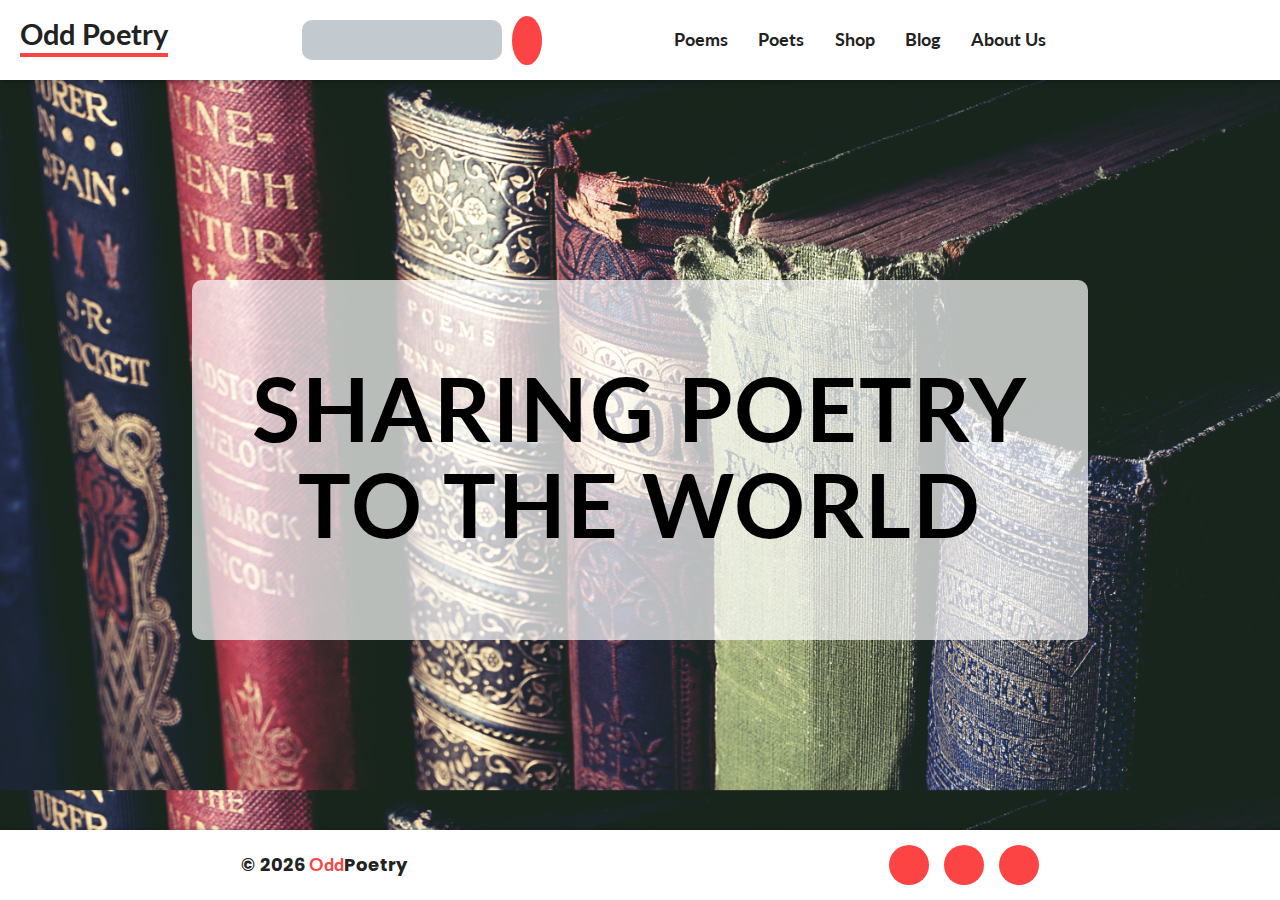
<file: about/about.html>
<!DOCTYPE html>
<html lang="en">
  <head>
    <meta charset="UTF-8" />
    <meta http-equiv="X-UA-Compatible" content="IE=edge" />
    <meta name="viewport" content="width=device-width, initial-scale=1.0" />
    <title>Odd Poetry | About</title>
    <link
      rel="stylesheet"
      href="https://use.fontawesome.com/releases/v5.15.4/css/all.css"
      integrity="sha384-DyZ88mC6Up2uqS4h/KRgHuoeGwBcD4Ng9SiP4dIRy0EXTlnuz47vAwmeGwVChigm"
      crossorigin="anonymous"
    />
    <link rel="stylesheet" href="../css/style.css" />
  </head>
  <body>
    <nav>
      <header>
        <a href="../index.html"><h2>Odd Poetry</h2></a>
        <div class="underline"></div>
      </header>

      <div class="nav-inner">
        <div class="search">
          <input type="text" name="search" id="search" />
          <i class="fas fa-search"></i>
        </div>

        <ul>
          <li><a href="../poems/poems.html">Poems</a></li>
          <li><a href="../poets/poets.html">Poets</a></li>
          <li><a href="../shop/shop.html">Shop</a></li>
          <li><a href="../blog/blog.html">Blog</a></li>
          <li><a href="./about.html">About Us</a></li>
        </ul>
      </div>

      <div class="toggle-btns">
        <a onclick="toggleLinks()" class="toggleLinks">
          <i class="toggle fas fa-bars"></i>
        </a>
      </div>
    </nav>
    <!-- ---------- BANNER ---------- -->
    <div class="about-container">
      <section class="banner-container">
        <div class="banner">
          <h1 class="banner-title">Sharing poetry to the world</h1>
          <!-- <a href="#products" class="banner-btn">shop now</a> -->
        </div>
      </section>
    </div>
    <!-- ---------- END OF BANNER ---------- -->
    <!-- ---------- SEARCH ---------- -->
    <div class="search-overlay">
      <div class="search-container">
        <div class="search-box">
          <div class="close-search">
            <i class="fas fa-window-close"></i>
          </div>
          <p class="search-header">Results</p>
          <div class="search-content"></div>
        </div>
      </div>
    </div>
    <!-- ---------- END OF SEARCH ---------- -->

    <footer></footer>

    <script src="../js/shop.js"></script>
    <script src="../js/app.js"></script>
    <script src="../js/search.js"></script>
    <script src="../js/main.js"></script>
  </body>
</html>
</file>
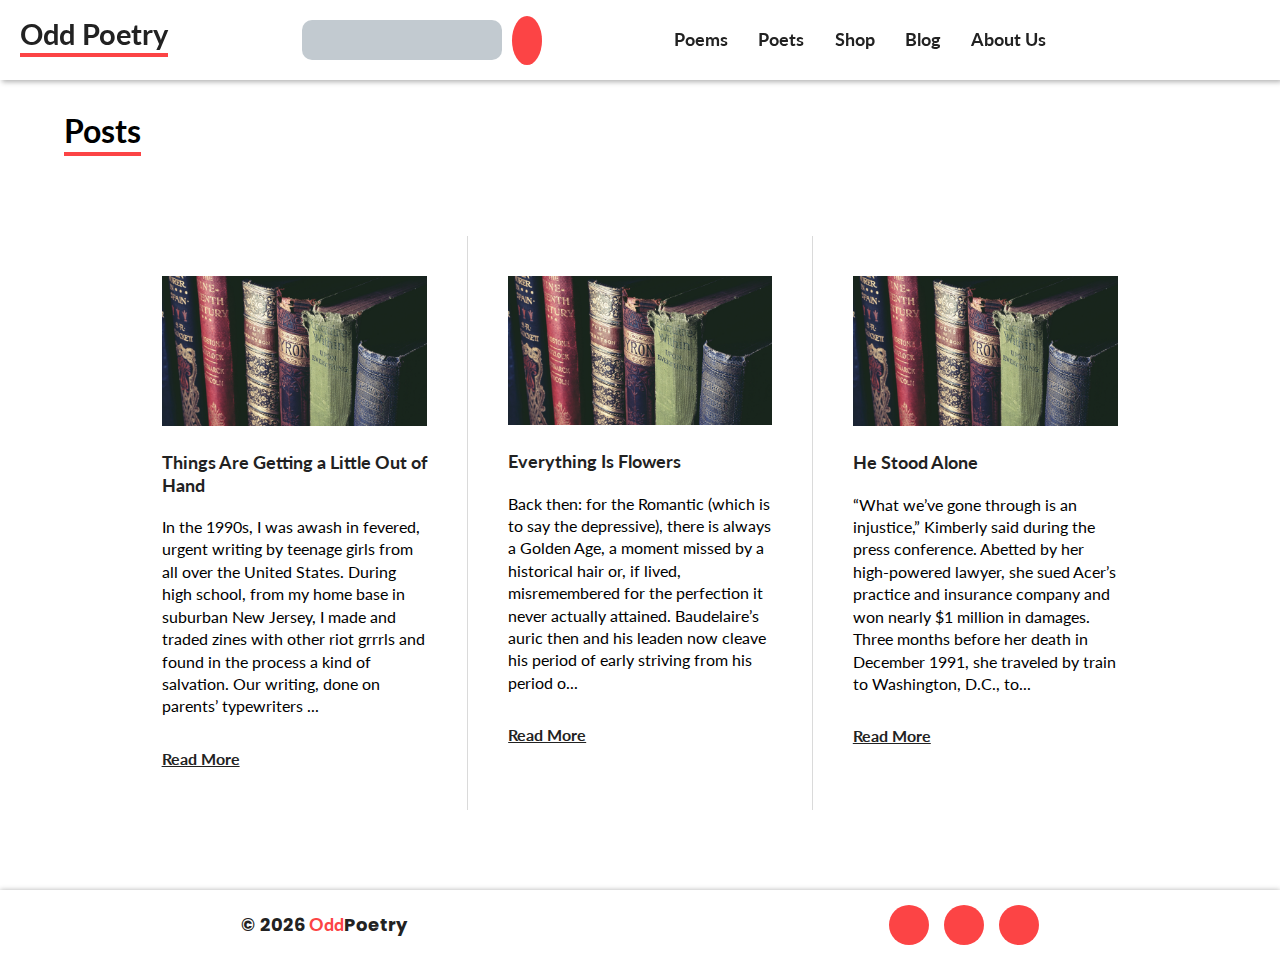
<file: blog/blog.html>
<!DOCTYPE html>
<html lang="en">
  <head>
    <meta charset="UTF-8" />
    <meta http-equiv="X-UA-Compatible" content="IE=edge" />
    <meta name="viewport" content="width=device-width, initial-scale=1.0" />
    <title>Odd Poetry | Blog</title>
    <link
      rel="stylesheet"
      href="https://use.fontawesome.com/releases/v5.15.4/css/all.css"
      integrity="sha384-DyZ88mC6Up2uqS4h/KRgHuoeGwBcD4Ng9SiP4dIRy0EXTlnuz47vAwmeGwVChigm"
      crossorigin="anonymous"
    />
    <link rel="stylesheet" href="../css/style.css" />
  </head>
  <body>
    <nav>
      <header>
        <a href="../index.html"><h2>Odd Poetry</h2></a>
        <div class="underline"></div>
      </header>

      <div class="nav-inner">
        <div class="search">
          <input type="text" name="search" id="search" />
          <i class="fas fa-search"></i>
        </div>

        <ul>
          <li><a href="../poems/poems.html">Poems</a></li>
          <li><a href="../poets/poets.html">Poets</a></li>
          <li><a href="../shop/shop.html">Shop</a></li>
          <li><a href="./blog.html">Blog</a></li>
          <li><a href="../about/about.html">About Us</a></li>
        </ul>
      </div>

      <div class="toggle-btns">
        <a onclick="toggleLinks()" class="toggleLinks">
          <i class="toggle fas fa-bars"></i>
        </a>
      </div>
    </nav>

    <div class="container">
      <h2 class="page-header">Posts</h2>
      <div class="blog-list"></div>
    </div>

    <!-- ---------- SEARCH ---------- -->
    <div class="search-overlay">
      <div class="search-container">
        <div class="search-box">
          <div class="close-search">
            <i class="fas fa-window-close"></i>
          </div>
          <p class="search-header">Results</p>
          <div class="search-content"></div>
        </div>
      </div>
    </div>
    <!-- ---------- END OF SEARCH ---------- -->

    <footer></footer>

    <script src="../js/shop.js"></script>
    <script src="../js/app.js"></script>
    <script src="../js/search.js"></script>
    <script src="../js/main.js"></script>
  </body>
</html>
</file>
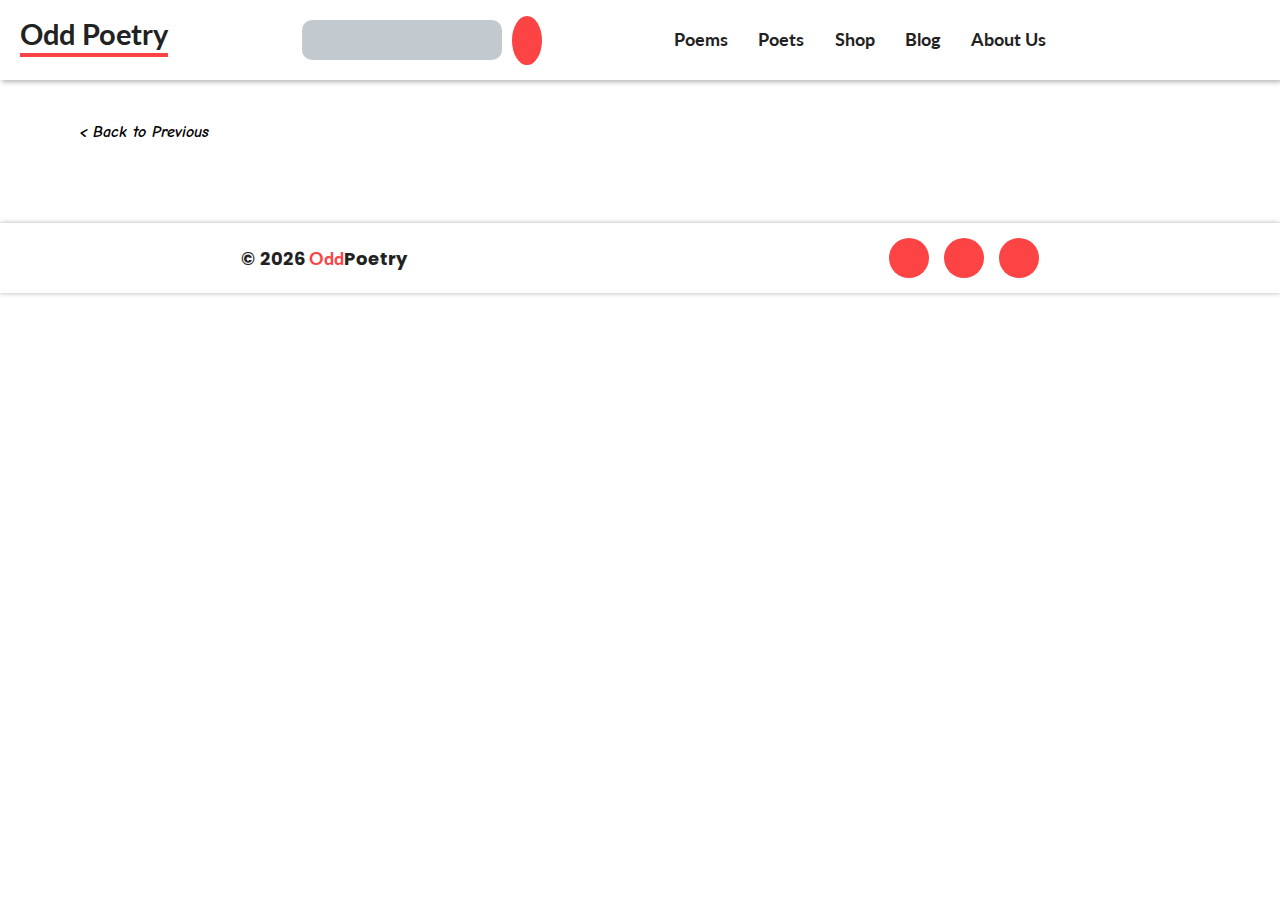
<file: blog/singleblog.html>
<!DOCTYPE html>
<html lang="en">
  <head>
    <meta charset="UTF-8" />
    <meta http-equiv="X-UA-Compatible" content="IE=edge" />
    <meta name="viewport" content="width=device-width, initial-scale=1.0" />
    <title class="blog-title"></title>
    <link
      rel="stylesheet"
      href="https://use.fontawesome.com/releases/v5.15.4/css/all.css"
      integrity="sha384-DyZ88mC6Up2uqS4h/KRgHuoeGwBcD4Ng9SiP4dIRy0EXTlnuz47vAwmeGwVChigm"
      crossorigin="anonymous"
    />
    <link rel="stylesheet" href="../css/style.css" />
  </head>
  <body>
    <nav>
      <header>
        <a href="../index.html"><h2>Odd Poetry</h2></a>
        <div class="underline"></div>
      </header>

      <div class="nav-inner">
        <div class="search">
          <input type="text" name="search" id="search" />
          <i class="fas fa-search"></i>
        </div>

        <ul>
          <li><a href="../poems/poems.html">Poems</a></li>
          <li><a href="../poets/poets.html">Poets</a></li>
          <li><a href="../shop/shop.html">Shop</a></li>
          <li><a href="./blog/blog.html">Blog</a></li>
          <li><a href="../about/about.html">About Us</a></li>
        </ul>
      </div>

      <div class="toggle-btns">
        <a onclick="toggleLinks()" class="toggleLinks">
          <i class="toggle fas fa-bars"></i>
        </a>
      </div>
    </nav>

    <span class="prev">< Back to Previous</span>
    <section class="blog-container"></section>

    <!-- ---------- SEARCH ---------- -->
    <div class="search-overlay">
      <div class="search-container">
        <div class="search-box">
          <div class="close-search">
            <i class="fas fa-window-close"></i>
          </div>
          <p class="search-header">Results</p>
          <div class="search-content"></div>
        </div>
      </div>
    </div>
    <!-- ---------- END OF SEARCH ---------- -->

    <footer></footer>

    <script src="../js/shop.js"></script>
    <script src="../js/app.js"></script>
    <script src="../js/search.js"></script>
    <script src="../js/main.js"></script>
  </body>
</html>
</file>
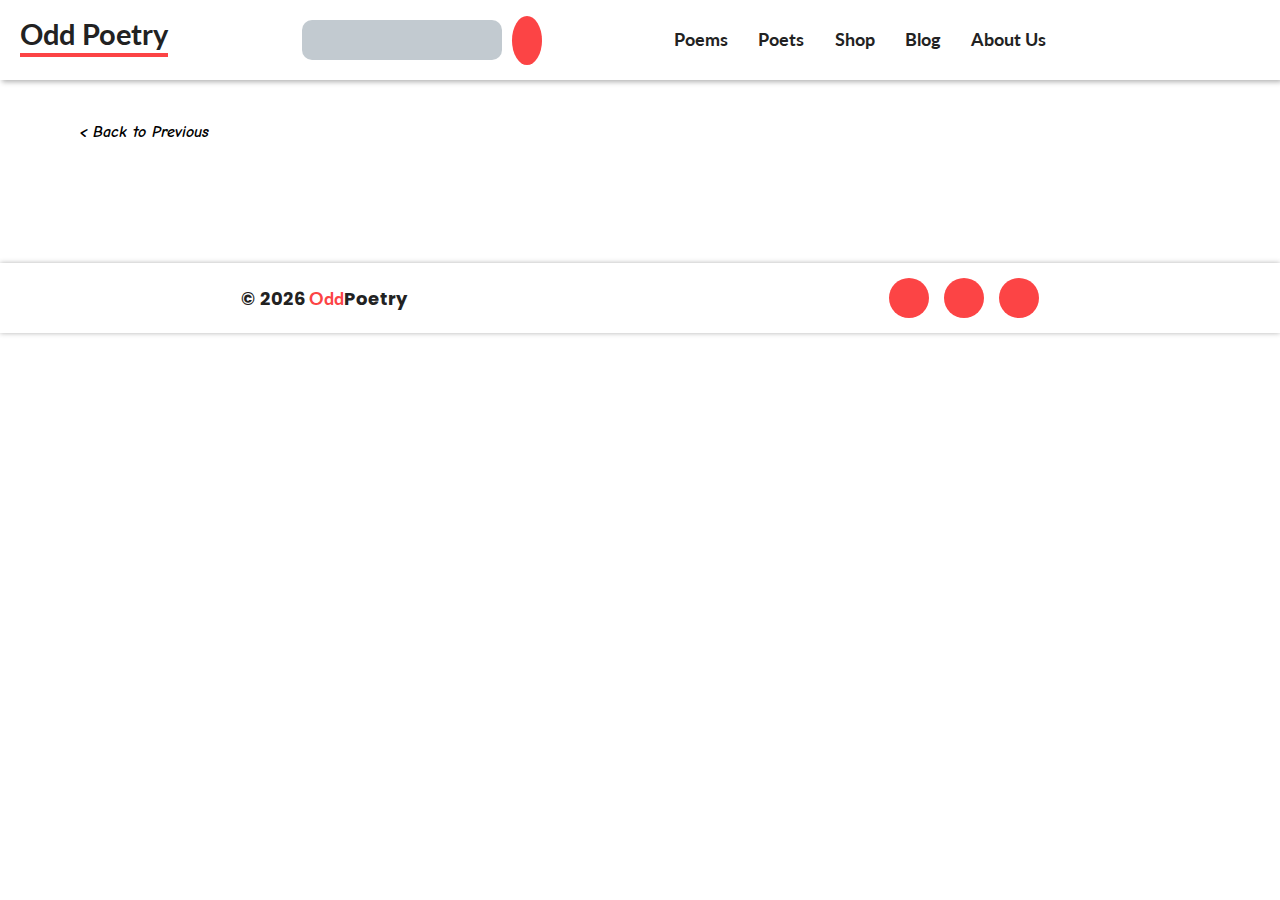
<file: poems/poem.html>
<!DOCTYPE html>
<html lang="en">
  <head>
    <meta charset="UTF-8" />
    <meta http-equiv="X-UA-Compatible" content="IE=edge" />
    <meta name="viewport" content="width=device-width, initial-scale=1.0" />
    <title class="poem-title">Odd Poetry |</title>
    <link
      rel="stylesheet"
      href="https://use.fontawesome.com/releases/v5.15.4/css/all.css"
      integrity="sha384-DyZ88mC6Up2uqS4h/KRgHuoeGwBcD4Ng9SiP4dIRy0EXTlnuz47vAwmeGwVChigm"
      crossorigin="anonymous"
    />
    <link rel="stylesheet" href="../css/style.css" />
  </head>
  <body>
    <nav>
      <header>
        <a href="../index.html"><h2>Odd Poetry</h2></a>
        <div class="underline"></div>
      </header>

      <div class="nav-inner">
        <div class="search">
          <input type="text" name="search" id="search" />
          <i class="fas fa-search"></i>
        </div>

        <ul>
          <li><a href="./poems.html">Poems</a></li>
          <li><a href="../poets/poets.html">Poets</a></li>
          <li><a href="../shop/shop.html">Shop</a></li>
          <li><a href="../blog/blog.html">Blog</a></li>
          <li><a href="../about/about.html">About Us</a></li>
        </ul>
      </div>

      <div class="toggle-btns">
        <a onclick="toggleLinks()" class="toggleLinks">
          <i class="toggle fas fa-bars"></i>
        </a>
      </div>
    </nav>

    <span class="prev">< Back to Previous</span>
    <section class="poem-container"></section>

    <!-- ---------- SEARCH ---------- -->
    <div class="search-overlay">
      <div class="search-container">
        <div class="search-box">
          <div class="close-search">
            <i class="fas fa-window-close"></i>
          </div>
          <p class="search-header">Results</p>
          <div class="search-content"></div>
        </div>
      </div>
    </div>
    <!-- ---------- END OF SEARCH ---------- -->

    <footer></footer>

    <script src="../js/shop.js"></script>
    <script src="../js/app.js"></script>
    <script src="../js/search.js"></script>
    <script src="../js/main.js"></script>
  </body>
</html>
</file>
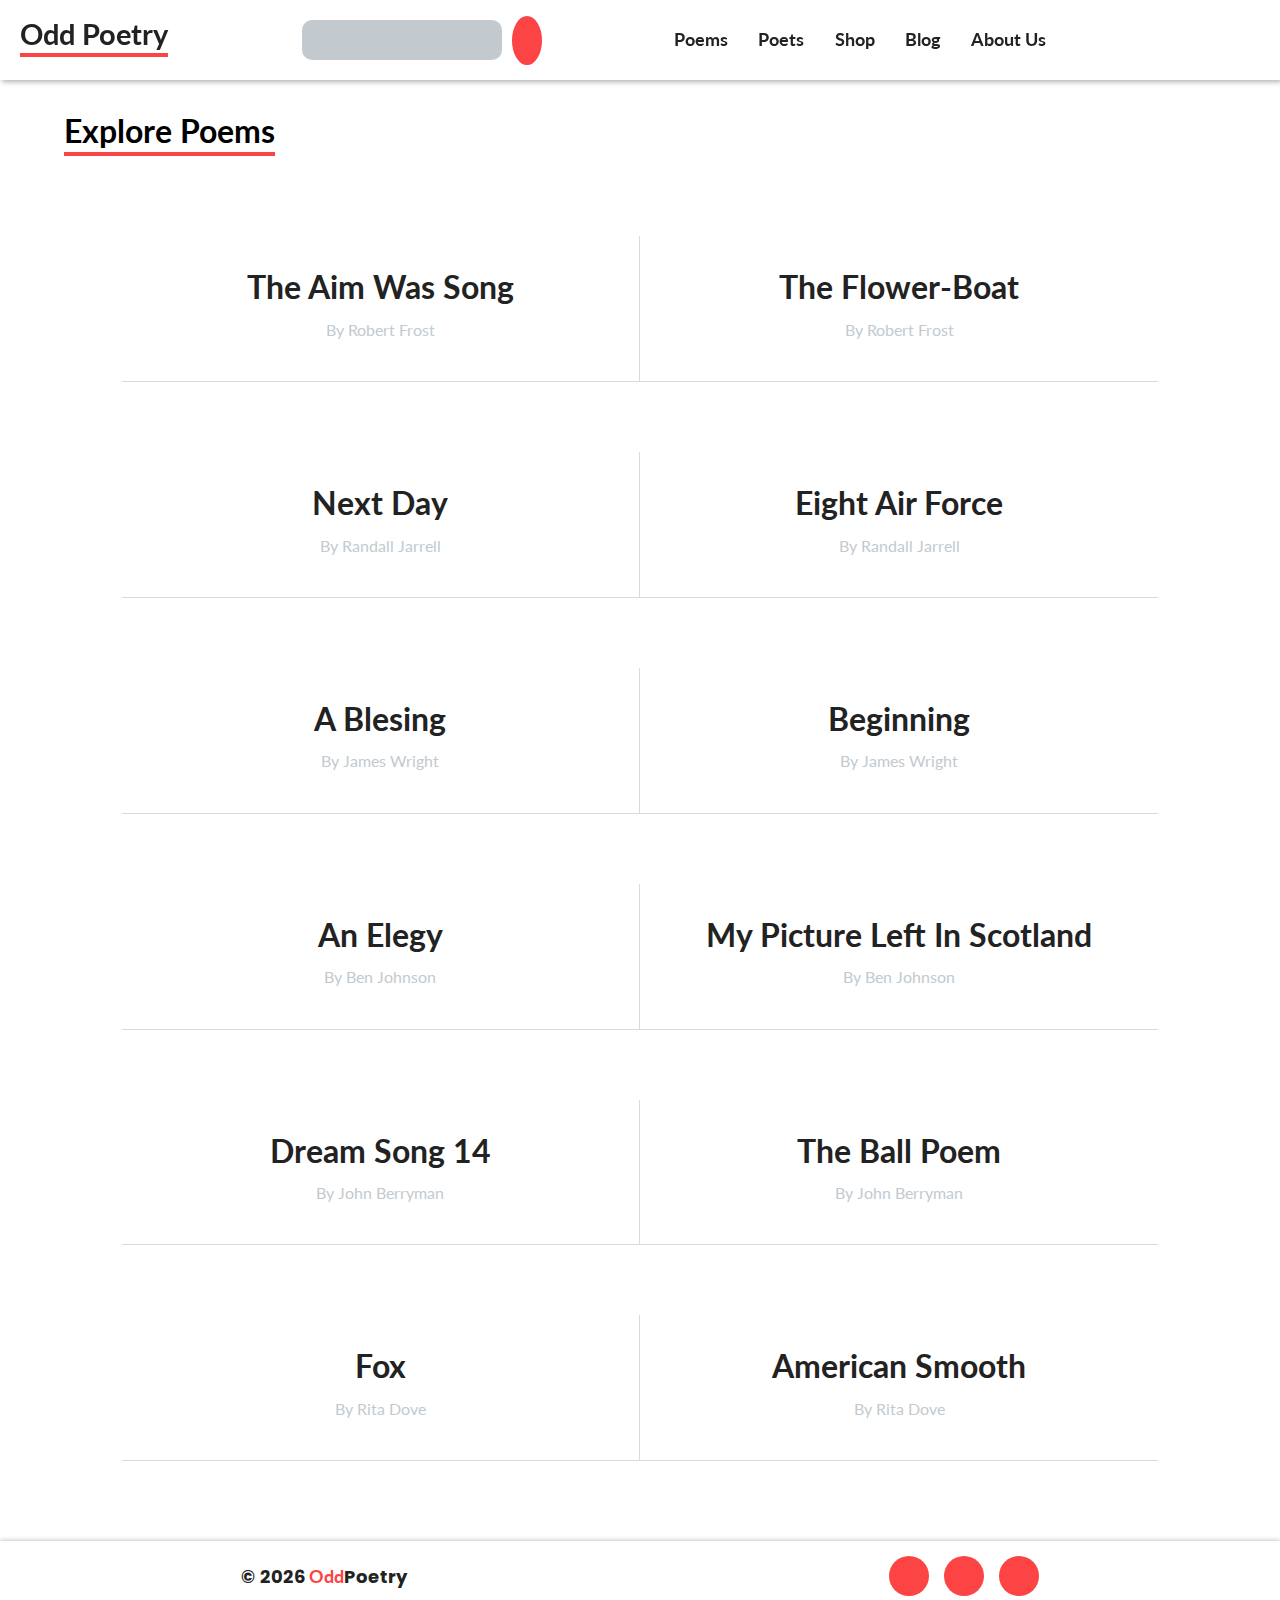
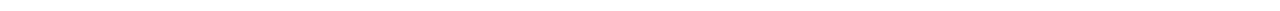
<file: poems/poems.html>
<!DOCTYPE html>
<html lang="en">
  <head>
    <meta charset="UTF-8" />
    <meta http-equiv="X-UA-Compatible" content="IE=edge" />
    <meta name="viewport" content="width=device-width, initial-scale=1.0" />
    <title>Odd Poetry | Poems</title>
    <link
      rel="stylesheet"
      href="https://use.fontawesome.com/releases/v5.15.4/css/all.css"
      integrity="sha384-DyZ88mC6Up2uqS4h/KRgHuoeGwBcD4Ng9SiP4dIRy0EXTlnuz47vAwmeGwVChigm"
      crossorigin="anonymous"
    />
    <link rel="stylesheet" href="../css/style.css" />
  </head>
  <body>
    <nav>
      <header>
        <a href="../index.html"><h2>Odd Poetry</h2></a>
        <div class="underline"></div>
      </header>

      <div class="nav-inner">
        <div class="search">
          <input type="text" name="search" id="search" />
          <i class="fas fa-search"></i>
        </div>

        <ul>
          <li><a href="./poems.html">Poems</a></li>
          <li><a href="../poets/poets.html">Poets</a></li>
          <li><a href="../shop/shop.html">Shop</a></li>
          <li><a href="../blog/blog.html">Blog</a></li>
          <li><a href="../about/about.html">About Us</a></li>
        </ul>
      </div>

      <div class="toggle-btns">
        <a onclick="toggleLinks()" class="toggleLinks">
          <i class="toggle fas fa-bars"></i>
        </a>
      </div>
    </nav>

    <div class="container">
      <!-- ----------- PAGE HEADER ----------- -->
      <h2 class="page-header">Explore Poems</h2>
      <!-- ----------- END OF PAGE HEADER ----------- -->

      <div class="poems-list"></div>
    </div>

    <!-- ---------- SEARCH ---------- -->
    <div class="search-overlay">
      <div class="search-container">
        <div class="search-box">
          <div class="close-search">
            <i class="fas fa-window-close"></i>
          </div>
          <p class="search-header">Results</p>
          <div class="search-content"></div>
        </div>
      </div>
    </div>
    <!-- ---------- END OF SEARCH ---------- -->

    <footer></footer>

    <!-- SCRIPTS -->
    <script src="../js/shop.js"></script>
    <script src="../js/app.js"></script>
    <script src="../js/search.js"></script>
    <script src="../js/main.js"></script>
  </body>
</html>
</file>
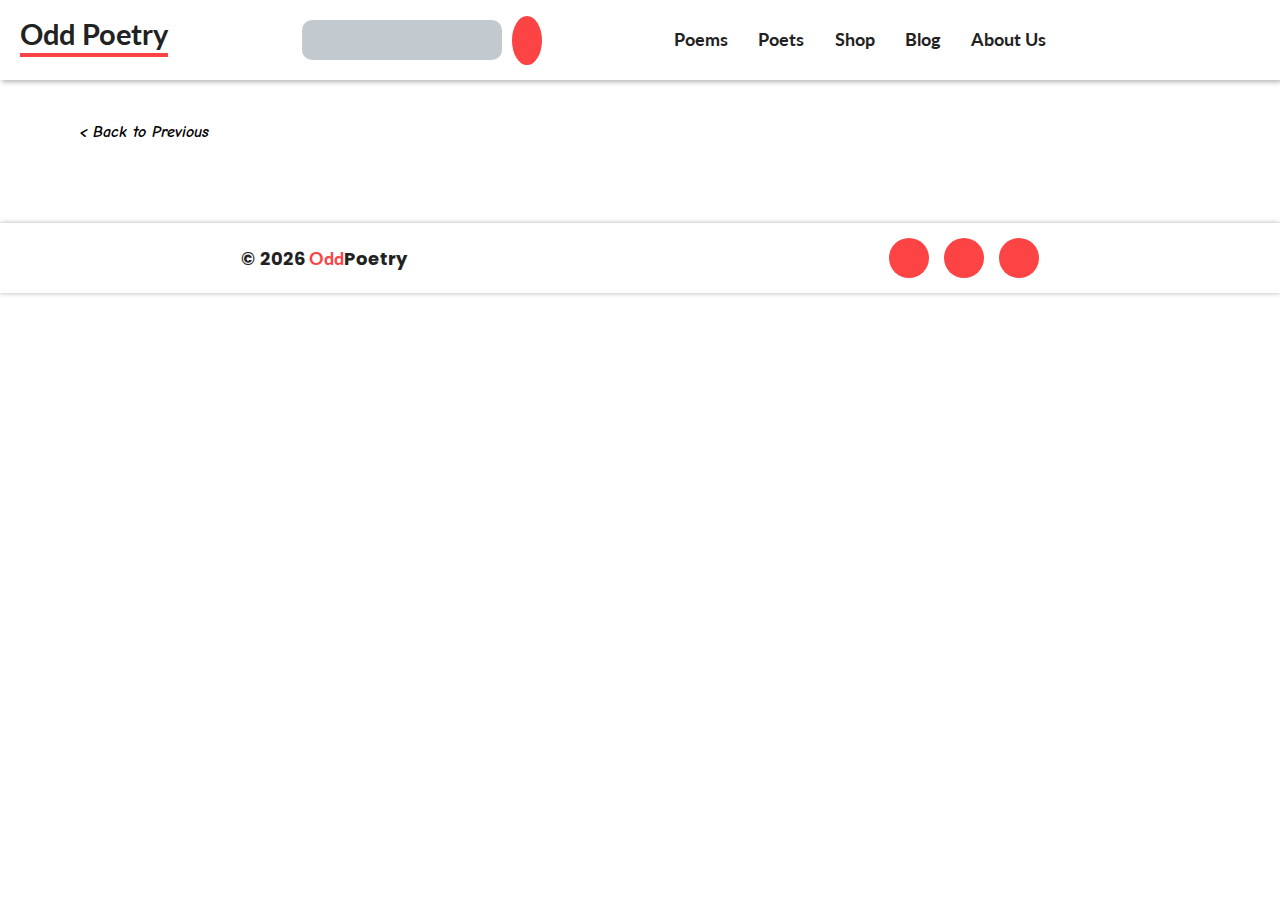
<file: poets/poet.html>
<!DOCTYPE html>
<html lang="en">
  <head>
    <meta charset="UTF-8" />
    <meta http-equiv="X-UA-Compatible" content="IE=edge" />
    <meta name="viewport" content="width=device-width, initial-scale=1.0" />
    <title class="poet-title">Odd Poetry |</title>
    <link
      rel="stylesheet"
      href="https://use.fontawesome.com/releases/v5.15.4/css/all.css"
      integrity="sha384-DyZ88mC6Up2uqS4h/KRgHuoeGwBcD4Ng9SiP4dIRy0EXTlnuz47vAwmeGwVChigm"
      crossorigin="anonymous"
    />
    <link rel="stylesheet" href="../css/style.css" />
  </head>
  <body>
    <nav>
      <header>
        <a href="../index.html"><h2>Odd Poetry</h2></a>
        <div class="underline"></div>
      </header>

      <div class="nav-inner">
        <div class="search">
          <input type="text" name="search" id="search" />
          <i class="fas fa-search"></i>
        </div>

        <ul>
          <li><a href="../poems/poems.html">Poems</a></li>
          <li><a href="./poets.html">Poets</a></li>
          <li><a href="../shop/shop.html">Shop</a></li>
          <li><a href="../blog/blog.html">Blog</a></li>
          <li><a href="../about/about.html">About Us</a></li>
        </ul>
      </div>

      <div class="toggle-btns">
        <a onclick="toggleLinks()" class="toggleLinks">
          <i class="toggle fas fa-bars"></i>
        </a>
      </div>
    </nav>

    <span class="prev">< Back to Previous</span>
    <section class="poet-container"></section>

    <!-- ---------- SEARCH ---------- -->
    <div class="search-overlay">
      <div class="search-container">
        <div class="search-box">
          <div class="close-search">
            <i class="fas fa-window-close"></i>
          </div>
          <p class="search-header">Results</p>
          <div class="search-content"></div>
        </div>
      </div>
    </div>
    <!-- ---------- END OF SEARCH ---------- -->

    <footer></footer>

    <script src="../js/shop.js"></script>
    <script src="../js/app.js"></script>
    <script src="../js/search.js"></script>
    <script src="../js/main.js"></script>
  </body>
</html>
</file>
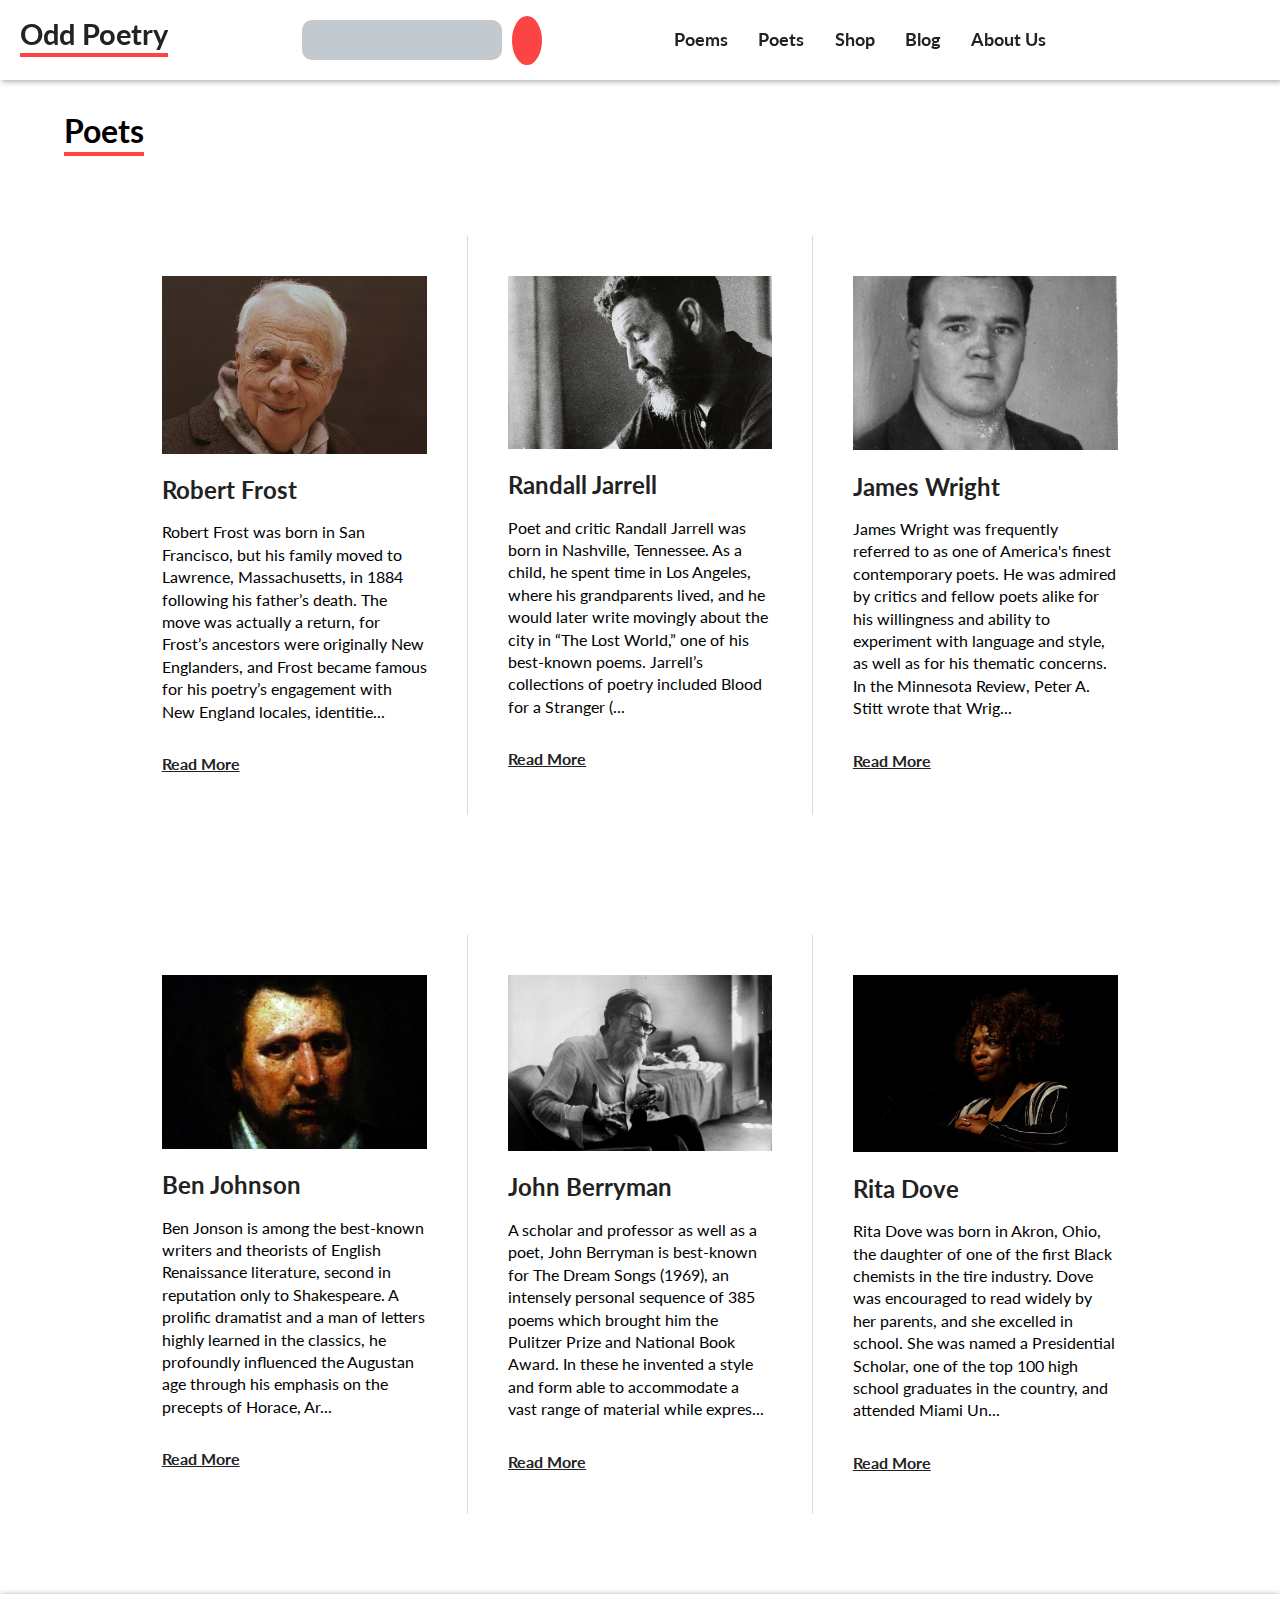
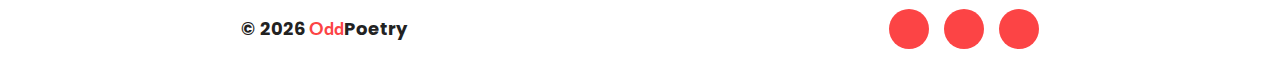
<file: poets/poets.html>
<!DOCTYPE html>
<html lang="en">
  <head>
    <meta charset="UTF-8" />
    <meta http-equiv="X-UA-Compatible" content="IE=edge" />
    <meta name="viewport" content="width=device-width, initial-scale=1.0" />
    <title>Odd Poetry | Poets</title>
    <link
      rel="stylesheet"
      href="https://use.fontawesome.com/releases/v5.15.4/css/all.css"
      integrity="sha384-DyZ88mC6Up2uqS4h/KRgHuoeGwBcD4Ng9SiP4dIRy0EXTlnuz47vAwmeGwVChigm"
      crossorigin="anonymous"
    />
    <link rel="stylesheet" href="../css/style.css" />
  </head>
  <body>
    <nav>
      <header>
        <a href="../index.html"><h2>Odd Poetry</h2></a>
        <div class="underline"></div>
      </header>

      <div class="nav-inner">
        <div class="search">
          <input type="text" name="search" id="search" />
          <i class="fas fa-search"></i>
        </div>

        <ul>
          <li><a href="../poems/poems.html">Poems</a></li>
          <li><a href="./poets.html">Poets</a></li>
          <li><a href="../shop/shop.html">Shop</a></li>
          <li><a href="../blog/blog.html">Blog</a></li>
          <li><a href="../about/about.html">About Us</a></li>
        </ul>
      </div>

      <div class="toggle-btns">
        <a onclick="toggleLinks()" class="toggleLinks">
          <i class="toggle fas fa-bars"></i>
        </a>
      </div>
    </nav>

    <div class="container">
      <!-- ----------- PAGE HEADER ----------- -->
      <h2 class="page-header">Poets</h2>
      <!-- ----------- END OF PAGE HEADER ----------- -->

      <section class="poets-list"></section>
    </div>

    <!-- ---------- SEARCH ---------- -->
    <div class="search-overlay">
      <div class="search-container">
        <div class="search-box">
          <div class="close-search">
            <i class="fas fa-window-close"></i>
          </div>
          <p class="search-header">Results</p>
          <div class="search-content"></div>
        </div>
      </div>
    </div>
    <!-- ---------- END OF SEARCH ---------- -->

    <footer></footer>

    <script src="../js/shop.js"></script>
    <script src="../js/app.js"></script>
    <script src="../js/search.js"></script>
    <script src="../js/main.js"></script>
  </body>
</html>
</file>
<file: css/style.css>
@import url("https://fonts.googleapis.com/css2?family=Ubuntu&display=swap");
@import url("https://fonts.googleapis.com/css2?family=Lato&display=swap");
@import url("https://fonts.googleapis.com/css2?family=Comic+Neue&family=Lato&display=swap");
@import url("https://fonts.googleapis.com/css2?family=Poppins&display=swap");

* {
  padding: 0;
  margin: 0;
  box-sizing: border-box;
  font-family: "Lato", sans-serif;
  line-height: var(--lh);
  scroll-behavior: smooth;
}

:root {
  --main-red: #fc4445;
  --main-black: #222;
  --main-white: #fff;
  --main-grey: #c2cad0;

  --main-spacing: 0.1rem;
  --small-spacing: 0.05rem;
  --main-transition: 0.4s all ease-in;

  --mb: 40px;
  --lh: 1.4rem;

  --nav-height: 80px;
}

/* ------------- navigation ------------ */
nav {
  display: flex;
  width: 100%;
  padding: 0 20px;
  background-color: var(--main-white);
  color: var(--main-black);
  justify-content: space-between;
  height: var(--nav-height);
  align-items: center;
  margin-bottom: var(--mb);
  position: sticky;
  z-index: 2;
  top: 0;
  box-shadow: 2px 2px 5px rgba(0, 0, 0, 0.3);
}

header a {
  display: inline-block;
  text-decoration: none;
  font-size: larger;
  color: var(--main-black);
  padding-bottom: 7px;
  border-bottom: 4px solid var(--main-red);
}

nav .nav-inner {
  display: flex;
  width: 80%;
  justify-content: space-between;
  align-items: center;
}

.search input {
  width: 300px;
  height: 40px;
  border-radius: 10px;
  border: none;
  padding: 5px 10px;
  font-size: medium;
  background-color: var(--main-grey);
}

i.fa-search {
  margin-left: 10px;
  cursor: pointer;
  padding: 15px;
  background-color: var(--main-red);
  color: var(--main-white);
  border-radius: 50%;
}

i.fa-search:hover {
  background-color: var(--main-black);
}

nav ul {
  display: flex;
  width: 40%;
  justify-content: space-between;
  list-style-type: none;
}

nav ul li a {
  text-decoration: none;
  font-size: large;
  font-weight: bold;
  color: var(--main-black);
}

nav ul li a:hover {
  color: var(--main-red);
}

nav .toggle-btns {
  display: flex;
  width: 5rem;
  justify-content: space-between;
  align-items: center;
  flex-direction: row-reverse;
}

nav .fa-bars {
  display: none;
  color: var(--main-black);
  font-size: 2rem;
}

nav .cart-btn {
  cursor: pointer;
  font-size: 30px;
  position: relative;
}

nav .cart-btn .cart-item-count {
  position: absolute;
  padding: 0 5px;
  background-color: var(--main-red);
  color: var(--main-white);
  border-radius: 40%;
  font-size: 20px;
  top: -10px;
  left: 24px;
}

@media screen and (max-width: 780px) {
  header a {
    color: red;
  }
}

/* ----------- end of navigation ------------ */

.container {
  width: 90%;
  margin: 0 auto;
}

/* ----------- home daily ----------- */
.home-daily {
  display: grid;
  grid-template-columns: repeat(3, 1fr);
  width: 90%;
  margin: 0 auto var(--mb);
}

.home-daily .col-3 {
  padding: 0 2rem;
  text-align: center;
}

.home-daily .col-3:nth-of-type(2) {
  border-left: 1px solid #dadada;
  border-right: 1px solid #dadada;
}

.home-daily h3 {
  color: var(--main-black);
  text-align: left;
}

.home-daily .col-3 .underline {
  border-bottom: 4px solid var(--main-red);
  width: 110px;
  margin: 3px 0 20px;
}

.home-daily .col-3 img {
  width: 100%;
  margin-bottom: 10px;
}

/* poem */
.home-daily .title {
  font-size: large;
  font-weight: bold;
  display: inline-block;
  max-width: 100%;
  color: var(--main-black);
  margin-bottom: 10px;
  text-decoration: none;
  text-align: center;
}

.home-daily .title:hover {
  color: var(--main-red);
  text-decoration: underline;
}

.home-daily .author {
  font-size: medium;
  color: var(--main-grey);
  text-decoration: none;
}

.home-daily #author {
  color: var(--main-grey);
}

.home-daily .author:hover {
  color: var(--main-red);
  text-decoration: underline;
}
/* end of poem */

/* poet */
.home-daily .poet {
  font-size: large;
  font-weight: bold;
  color: var(--main-black);
  text-decoration: none;
}

.home-daily .poet:hover {
  color: var(--main-red);
  text-decoration: underline;
}
/* end of poet */

/* product */

.home-daily .product {
  text-align: center;
}

.home-daily .product span {
  font-size: large;
  font-weight: bold;
  display: block;
  max-width: 100%;
  color: var(--temp-theme);
  margin-bottom: 10px;
  text-decoration: none;
}

.home-daily .hd-product-container {
  display: flex;
  justify-content: center;
}

.home-daily img.product-img {
  display: inline-block;
  max-width: 200px;
  max-height: 275px;
}

.home-daily .product p {
  font-size: medium;
  color: var(--sec-blue);
}
/* end of product */
/* ----------- end of home daily ----------- */

/* ----------- poem of the month ----------- */

.month-poems h3,
.month-poets h3,
.month-products h3 {
  color: var(--main-black);
  display: inline-block;
}

.month-poems .underline,
.month-poets .underline,
.month-products .underline {
  margin: 3px 0 30px;
  border-bottom: 4px solid var(--main-red);
  width: 100px;
}

.month-poets-container {
  display: flex;
  justify-content: space-between;
  padding: 0 30px;
  margin-bottom: var(--mb);
}

.month-poems-container {
  border-bottom: 1px solid #dadada;
  margin-bottom: var(--mb);
}

.poem-col-3 {
  display: inline-block;
  width: 33%;
  text-align: center;
  /* box-shadow: 2px 2px 5px rgba(0, 0, 0, 0.3), -2px -2px 5px rgba(0, 0, 0, 0.3); */
  padding: 40px 0;
}

.poem-col-3:nth-of-type(2) {
  border-left: 1px solid #dadada;
  border-right: 1px solid #dadada;
}

.poem-col-3 .title {
  display: inline-block;
  text-decoration: none;
  font-size: x-large;
  color: var(--main-black);
  margin-bottom: 15px;
  font-weight: bold;
}

.poem-col-3 .title:hover {
  color: var(--main-red);
}

.poem-col-3 p {
  font-size: medium;
  color: var(--main-grey);
}

.poem-col-3 p a {
  text-decoration: none;
  font-size: medium;
  color: var(--main-grey);
}

.poem-col-3 p a:hover {
  text-decoration: underline;
  color: var(--main-red);
}
/* ----------- end of poem of the month ----------- */

/* ----------- poets of the month ----------- */
.poet-col-3 {
  width: 30%;
}

.poet-col-3 img,
.product-col-3 img {
  width: 100%;
  margin-bottom: 20px;
}

.poet-col-3 a.author {
  text-decoration: none;
  color: var(--main-black);
  font-size: x-large;
  font-weight: bold;
}

.poet-col-3 a.author:hover {
  color: var(--main-red);
  text-decoration: underline;
}

.poet-col-3 p {
  margin: 10px 0;
  font-family: "Poppins", sans-serif;
}

.poet-col-3 a.poet-more {
  color: var(--main-black);
  font-size: small;
  font-weight: bold;
}

.poet-col-3 a.poet-more:hover {
  color: var(--main-red);
}
/* ----------- end of poets of the month ----------- */

/* ----------- products of the month ----------- */

.month-products-container {
  display: grid;
  grid-template-columns: repeat(3, 1fr);
}

.product-col-3 {
  text-align: center;
}

.product-col-3:nth-of-type(2) {
  border-left: 1px solid #dadada;
  border-right: 1px solid #dadada;
}

.product-col-3 img {
  max-width: 200px;
  max-height: 270px;
}

.product-col-3 div .title {
  font-size: large;
  font-weight: bold;
  color: var(--main-blue);
  margin-bottom: 10px;
}

.product-col-3 div .price {
  font-size: medium;
  color: var(--sec-blue);
}
/* ----------- end of products of the month ----------- */

/* ----------- poems catalogue page ----------- */
.page-header {
  font-size: xx-large;
  display: inline-block;
  padding-bottom: 10px;
  border-bottom: 4px solid var(--main-red);
  margin-bottom: calc(var(--mb) + var(--mb));
}

.poems-list {
  display: grid;
  grid-template-columns: repeat(2, 1fr);
  row-gap: 70px;
  width: 90%;
  margin: 0 auto;
}

.poems-list .poem {
  text-align: center;
  padding: 40px;
  border-bottom: 1px solid #dadada;
}

.poems-list .poem:nth-of-type(odd) {
  border-right: 1px solid #dadada;
}

.poems-list .title {
  text-decoration: none;
  color: var(--main-black);
  font-size: xx-large;
  font-weight: bold;
  display: inline-block;
  margin-bottom: 20px;
}

.poems-list .title:hover {
  text-decoration: underline;
  color: var(--main-red);
}

.poems-list p {
  color: var(--main-grey);
}

.poems-list .poet {
  color: var(--main-grey);
  text-decoration: none;
}

.poems-list .poet:hover {
  color: var(--main-red);
  text-decoration: underline;
}
/* ----------- end of poems catalogue page ----------- */

/* ----------- poets catalogue page ----------- */
.poets-list,
.blog-list {
  display: grid;
  grid-template-columns: repeat(3, 1fr);
  row-gap: calc(var(--mb) * 3);
  width: 90%;
  margin: 0 auto;
}

.poets-list .poet,
.blog-list .poet {
  justify-content: center;
  padding: 40px;
}

.poets-list .poet:nth-of-type(3n - 1),
.blog-list .poet:nth-of-type(3n-1) {
  border-right: 1px solid #dadada;
  border-left: 1px solid #dadada;
}

.poets-list img,
.blog-list img {
  width: 100%;
  margin-bottom: 20px;
}

.poets-list .name,
.blog-list .name {
  display: inline-block;
  text-decoration: none;
  color: var(--main-black);
  font-size: x-large;
  font-weight: bold;
  margin-bottom: 20px;
}

.blog-list .name {
  font-size: large;
}

.poets-list .name:hover,
.blog-list .name:hover {
  color: var(--main-red);
  text-decoration: underline;
}

.poets-list .read-more,
.blog-list .read-more {
  display: block;
  font-weight: bold;
  text-transform: capitalize;
  color: var(--main-black);
  width: 80px;
  margin-top: 30px;
}

.poets-list .read-more:hover,
.blog-list .read-more:hover {
  color: var(--main-red);
}

/* ----------- end of poets catalogue page ----------- */
/* ----------- shop ----------- */

/* ----------- banner ----------- */
.banner-container {
  margin-top: -50px;
  background-image: url("../img/banner.jpg");
  height: calc(100vh - var(--mb));
  background-size: 100%;
  display: flex;
  justify-content: center;
  align-items: center;
}

.about-container .banner-container {
  height: calc(100vh - (80px + var(--mb)));
  margin-bottom: -100px;
}

.banner-container .banner {
  background-color: rgba(255, 255, 255, 0.699);
  width: 70%;
  text-align: center;
  padding: 80px 0 40px;
  border-radius: 10px;
}

.banner-container .banner-title {
  font-size: 5.5rem;
  text-transform: uppercase;
  font-weight: bold;
  margin-bottom: 3rem;
  letter-spacing: var(--main-spacing);
}

.about-container .banner-title {
  line-height: 6rem;
}

.banner-container .banner-btn,
.clear-cart,
.proceed {
  text-decoration: none;
  display: inline-block;
  background-color: var(--main-red);
  border: 1px solid var(--main-red);
  font-weight: bold;
  margin-top: 30px;
  color: var(--main-white);
  padding: 20px 2rem;
  text-transform: uppercase;
  letter-spacing: var(--main-spacing);
  cursor: pointer;
  border-radius: 7px;
}

.banner-container .banner-btn:hover,
.clear-cart:hover,
.proceed:hover {
  color: var(--main-red);
  background-color: transparent;
  border: 1px solid var(--main-red);
  transition: var(--main-transition);
}
/* ----------- end of banner ----------- */

/* ----------- products ----------- */
.shop-container section.products {
  width: 90%;
  margin: calc(var(--mb) * 2) auto var(--mb);
}

.shop-container .products-title {
  text-align: center;
}

.shop-container .products-title h2 {
  display: inline-block;
  border-bottom: 4px solid var(--main-red);
  padding-bottom: 10px;
  margin-bottom: calc(var(--mb) * 2);
  text-transform: uppercase;
  font-weight: bolder;
  font-size: xx-large;
  letter-spacing: var(--main-spacing);
}

.shop-container .products-container {
  display: grid;
  grid-template-columns: repeat(3, 1fr);
  width: 90%;
  margin: 0 auto;
  grid-column-gap: 2.8rem;
  grid-row-gap: 5rem;
}

.shop-container .products-container .product {
  text-align: center;
  box-shadow: 2px 2px 5px rgba(0, 0, 0, 0.4), -2px -2px 5px rgba(0, 0, 0, 0.4);
  border-radius: 5px;
  letter-spacing: var(--small-spacing);
}

.shop-container .products-container .product-img {
  display: inline-block;
  margin: 0 auto;
  max-width: 200px;
  max-height: 275px;
  padding: 20px 0;
  transition: var(--main-transition);
}

.shop-container .products-container .img-container {
  position: relative;
  overflow: hidden;
  /* width: 40%; */
}

.shop-container .products-container .img-container:hover .product-img {
  opacity: 0.5;
  transition: var(--main-transition);
}

.shop-container .products-container .bag-btn {
  background-color: var(--main-red);
  border: none;
  padding: 0.5rem 0.8rem;
  width: 10rem;
  font-size: 0.8rem;
  display: flex;
  justify-content: space-between;
  align-items: center;
  cursor: pointer;
  text-transform: uppercase;
  font-weight: bolder;
  letter-spacing: var(--main-spacing);
  position: absolute;
  top: 70%;
  right: 0;
  border-radius: 2px;
  transform: translateX(110%);
  transition: var(--main-transition);
}

.shop-container .products-container .bag-btn.disabled {
  width: 7rem;
  justify-content: center;
}

.shop-container .products-container .img-container:hover .bag-btn {
  transform: translateX(2%);
  transition: var(--main-transition);
}

.shop-container .products-container .bag-btn:hover {
  color: var(--main-white);
  transition: var(--main-transition);
}

.shop-container .products-container .product h3 {
  padding: 0 15px;
  white-space: nowrap;
  overflow: hidden;
  text-overflow: ellipsis;
  display: inline-block;
}

.shop-container .products-container .product h4 {
  margin: 10px 0px 20px;
  color: var(--main-red);
}

/* ----------- end of products ----------- */

/* ----------- cart ----------- */
.cart {
  position: fixed;
  top: 0;
  right: 0;
  width: 100%;
  height: 100%;
  z-index: 3;
  overflow: scroll;
  overflow-x: hidden;
  background-color: #e7e2dd;
  padding: 1.5rem;
  transition: var(--main-transition);
  /* font-family: "Open Sans", sans-serif; */
  transform: translateX(100%);
}

.cart.show-cart {
  transform: translateX(0);
}

@media screen and (min-width: 768px) {
  .cart {
    width: 30vh;
    min-width: 450px;
  }

  .bag-btn {
    width: 10rem;
  }
}

.close-cart {
  font-size: 1.7rem;
  cursor: pointer;
}

.cart h2 {
  font-size: 1.5rem;
  text-transform: capitalize;
  letter-spacing: var(--main-spacing);
  text-align: center;
  margin-bottom: 2rem;
}

/* ---------- CART ITEM ------------ */
.cart-item {
  display: grid;
  align-items: center;
  grid-template-columns: auto 1fr auto;
  column-gap: 1.5rem;
  margin-bottom: 1.1rem;
}

.cart-item img {
  width: 60px;
  height: 84px;
}

.cart-item h4 {
  font-size: 0.85rem;
  text-transform: capitalize;
  letter-spacing: var(--small-spacing);
}

.cart-item h5 {
  margin: 0.5rem 0;
  letter-spacing: var(--small-spacing);
}

.remove-item {
  color: grey;
  cursor: pointer;
}

.fa-chevron-up,
.fa-chevron-down {
  color: var(--main-red);
  cursor: pointer;
}

.item-amount {
  text-align: center;
}
/* ---------- END OF CART ITEM ----------- */

.cart-footer {
  margin-top: 2rem;
  text-align: center;
  letter-spacing: var(--smallSpacing);
}

.cart-footer h3 {
  text-transform: capitalize;
  margin-bottom: 1.1rem;
}

/* ----------- end of cart ----------- */

/* ----------- end of shop ----------- */

/* ----------- single poem ----------- */
.prev {
  display: inline-block;
  margin-left: 5rem;
  cursor: pointer;
  font-family: "Comic Neue", cursive;
  font-style: italic;
  font-weight: bold;
}

.prev:hover {
  color: var(--main-red);
  text-decoration: underline;
}

.poem-container {
  width: 80%;
  margin: var(--mb) auto calc(var(--mb) * 2);
  display: flex;
  justify-content: space-between;
}

.poem-container .poem .title {
  font-weight: bold;
  font-size: 2rem;
  margin-bottom: 1.4rem;
}

.poem-container .poem .author {
  color: var(--main-black);
  display: inline-block;
  margin-bottom: 1.6rem;
}

.poem-container .poem .author:hover {
  color: var(--main-red);
  transition: var(--main-transition);
}

.poem-container .poet {
  width: 332px;
  padding: 2rem 1.5rem;
  box-shadow: -2px -2px 5px rgba(0, 0, 0, 0.4);
  max-height: 900px;
}

.poem-container .poet .title {
  text-align: center;
  font-size: x-large;
  font-weight: bold;
  margin-bottom: 1rem;
}

.poem-container .poet .author {
  text-align: center;
  color: var(--main-grey);
  margin-bottom: 1rem;
  padding-bottom: 0.2rem;
  text-transform: uppercase;
  font-size: small;
  border-bottom: 1px solid #dadada;
  font-weight: bold;
}

.poem-container .poet img {
  width: 100%;
  margin-bottom: 1.5rem;
}

.poem-container .poet .about,
.poem-container .poet .more {
  color: var(--main-red);
  border-bottom: 2px solid var(--main-red);
  margin-bottom: 1.5rem;
  text-transform: uppercase;
  font-weight: bold;
}

.poem-container .poet a {
  display: block;
  margin: 1.3rem auto 2rem;
  color: var(--main-black);
  text-align: center;
  font-weight: bold;
  font-size: medium;
}

.poem-container .poet a:hover {
  color: var(--main-red);
  transition: var(--main-transition);
}

.region {
  display: flex;
  font-weight: bold;
  align-items: center;
}

.region span {
  margin-left: 1rem;
  height: 2.5rem;
  width: 7rem;
  background-color: var(--main-grey);
  display: flex;
  justify-content: center;
  align-items: center;
  border-radius: 5px;
  cursor: pointer;
}

/* ----------- end of single poem ----------- */

/* ----------- single poet ----------- */
.poet-container,
.blog-container {
  width: 80%;
  margin: 2.3rem auto;
}

.poet-container .poet-header,
.blog-container .poet-header {
  display: flex;
  margin-bottom: var(--mb);
}

.poet-container .poet-header img,
.blog-container .poet-header img {
  width: 30%;
}

.poet-container .poet-header .desc,
.blog-container .poet-header .desc {
  margin-left: 3rem;
  align-self: end;
}

.poet-container .poet-header .desc .poet-name,
.blog-container .poet-header .desc .poet-name {
  font-weight: bold;
  font-size: xx-large;
  margin-bottom: 1rem;
}

.poet-container .poet-header .desc .poet-year {
  color: var(--main-grey);
}

.poet-container .poet-content,
.blog-container .poet-content {
  display: flex;
  justify-content: space-between;
}

.poet-container .poet-content .poet-bio,
.blog-container .poet-content .poet-bio {
  width: 60%;
}

.poet-container .poet-content .poet-poems {
  width: 25%;
  box-shadow: -2px -2px 5px rgba(0, 0, 0, 0.4);
  padding: 1.5rem 1.3rem;
  max-height: 500px;
}

.poet-poems-header {
  font-weight: bold;
  color: var(--main-red);
  border-bottom: 2px solid var(--main-red);
  padding-bottom: 0.3rem;
  text-align: center;
  font-size: 1.3rem;
  /* margin-bottom: 1.5rem; */
}

.poet-poems .p-content {
  text-align: center;
  font-weight: bold;
  padding: 1.8rem 0;
  border-bottom: 1px solid #dadada;
}

.poet-poems .p-content a {
  color: var(--main-black);
  text-decoration: none;
}

.poet-poems .p-content a:hover {
  color: var(--main-red);
  transition: var(--main-transition);
}

.poet-poems-more {
  margin: 1.5rem 0;
  font-weight: bold;
  color: var(--main-red);
  font-size: large;
  text-transform: uppercase;
  border-bottom: 2px solid var(--main-red);
  text-align: center;
}

/* ----------- end of single poet ----------- */

/* ----------- search container ----------- */

.search-overlay {
  display: none;
  /* transition: var(--main-transition); */
}

.search-overlay.show {
  display: block;
}

.search-container {
  position: fixed;
  display: flex;
  justify-content: center;
  align-items: center;
  top: 0;
  width: 100%;
  min-height: 100vh;
  background-color: rgba(255, 255, 255, 0.384);
  z-index: 4;
  transition: var(--main-transition);
}

.search-box {
  width: 60%;
  height: 500px;
  background-color: rgba(255, 255, 255);
  box-shadow: 2px 2px 5px rgba(0, 0, 0, 0.4), -2px -2px 5px rgba(0, 0, 0, 0.4);
  padding: 0 2rem;
  border-radius: 5px;
  overflow: scroll;
  overflow-x: hidden;
}

.search-box .close-search {
  position: sticky;
  top: 0;
  right: 0;
  text-align: right;
  border-bottom: 1px solid #dadada;
  padding: 1.5rem 0 0.5rem;
  z-index: 4;
  background-color: rgba(255, 255, 255);
}

.close-search .fa-window-close {
  font-size: x-large;
  cursor: pointer;
}

.search-header {
  font-size: xx-large;
  font-weight: bold;
  color: var(--main-black);
  display: inline-block;
  margin: 1.6rem 0.5rem 0;
  padding-bottom: 0.3rem;
  border-bottom: 4px solid var(--main-red);
}

.search-content {
  margin: 2rem 0.8rem 0;
  display: flex;
  flex-flow: column;
}

.search-content .search-result {
  color: var(--main-black);
  font-size: xx-large;
  font-weight: bold;
  text-decoration: none;
  margin-bottom: 2.3rem;
  letter-spacing: var(--main-spacing);
}

.search-content .search-result:hover {
  color: var(--main-red);
  transition: var(--main-transition);
  text-decoration: underline;
}

/* ----------- end of search container ----------- */

/* ----------- footer ----------- */
footer {
  display: flex;
  justify-content: space-around;
  background-color: var(--main-white);
  height: 70px;
  align-items: center;
  color: var(--main-black);
  box-shadow: 0px 0px 5px rgba(0, 0, 0, 0.3);
  margin-top: calc(var(--mb) + var(--mb));
}

footer .copyright {
  font-family: "Poppins";
  font-weight: bold;
  font-size: large;
}

footer p {
  color: var(--main-red);
  display: inline-block;
}

footer .socials {
  display: flex;
  width: 150px;
  justify-content: space-between;
}

footer .socials a {
  color: var(--main-white);
  text-decoration: none;
}

.fa-twitter,
.fa-facebook-f,
.fa-instagram {
  background-color: var(--main-red);
  width: 40px;
  height: 40px;
  border-radius: 50%;
  display: flex;
  align-items: center;
  justify-content: center;
}

.fa-instagram:hover,
.fa-facebook-f:hover,
.fa-twitter:hover {
  background-color: var(--main-black);
}
/* ----------- end of footer ----------- */

/* large devices */
@media screen and (max-width: 1400px) {
  nav .nav-inner {
    width: 60%;
    transition: 0.4s;
  }

  .search input {
    width: 200px;
  }

  nav ul {
    width: 50%;
  }
}

@media screen and (max-width: 1000px) {
  nav .nav-inner {
    display: none;
    transition: 0.4s;
  }

  nav .nav-inner.show {
    display: flex;
    transition: 0.4s;
  }

  nav .nav-inner {
    position: absolute;
    top: 80px;
    left: 0;
    background: #f5abab;
    width: 100%;
    height: calc(100vh - var(--nav-height));
    flex-direction: column-reverse;
    justify-content: start;
  }

  nav .nav-inner .search {
    margin-top: 20px;
    align-items: center;
    justify-content: center;
  }

  nav .nav-inner ul {
    flex-direction: column;
    align-items: center;
  }

  nav .nav-inner ul li {
    margin-top: 20px;
  }

  nav .fa-bars {
    cursor: pointer;
    display: block;
    text-decoration: none;
  }
}

@media screen and (max-width: 768px) {
  /* HOME PAGE */
  .home-daily,
  .month-poems-container,
  .month-poets-container,
  .month-products-container {
    display: grid;
    grid-template-columns: repeat(1, 332px);
    justify-content: center;
  }

  .home-daily .col-3:nth-of-type(2),
  .poem-col-3:nth-of-type(2),
  .poet-col-3:nth-of-type(2),
  .product-col-3:nth-of-type(2) {
    border-top: 1px solid #dadada;
    border-bottom: 1px solid #dadada;
    border-left: none;
    border-right: none;
  }

  .home-daily .col-3,
  .poet-col-3,
  .product-col-3 {
    padding: 3rem 0;
  }

  .poem-col-3,
  .poet-col-3 {
    width: 100%;
  }

  nav .fa-bars {
    cursor: pointer;
    display: block;
    text-decoration: none;
  }

  /* POEMS PAGE */
  .poems-list {
    grid-template-columns: repeat(1, 332px);
    justify-content: center;
  }

  .poems-list .poem:nth-of-type(odd) {
    border-right: none;
  }

  .poems-list .title {
    display: inline;
  }

  /* POEM PAGE */
  .poem-container {
    flex-direction: column;
    align-items: center;
  }

  .poem-container .poem {
    margin-bottom: 30px;
  }

  /* POETS PAGE */
  .poets-list,
  .blog-list {
    grid-template-columns: repeat(1, 332px);
    justify-content: center;
    row-gap: 3rem;
  }

  .poets-list .poet:nth-of-type(3n - 1),
  .blog-list .poet:nth-of-type(3n - 1) {
    border-right: none;
    border-left: none;
  }

  /* POET PAGE */
  .poet-content {
    flex-direction: column;
    align-items: center;
  }

  .poet-container .poet-content .poet-bio,
  .blog-container .poet-content .poet-bio {
    width: 100%;
    margin-bottom: 30px;
  }

  .poet-container .poet-content .poet-poems {
    width: 100%;
  }

  /* SHOP  */
  .banner-container {
    background-size: cover;
  }

  .banner-container .banner-title {
    font-size: 2rem;
    display: inline;
  }

  .banner-container .banner-btn,
  .clear-cart,
  .proceed {
    padding: 10px 1rem;
  }

  .shop-container .products-title h2,
  .page-header {
    font-size: large;
  }

  .shop-container .products-container {
    grid-template-columns: repeat(1, 332px);
    justify-content: center;
  }

  /* BLOG PAGE */
  .poet-container .poet-header .desc .poet-name,
  .blog-container .poet-header .desc .poet-name {
    font-size: large;
  }
}
</file>
